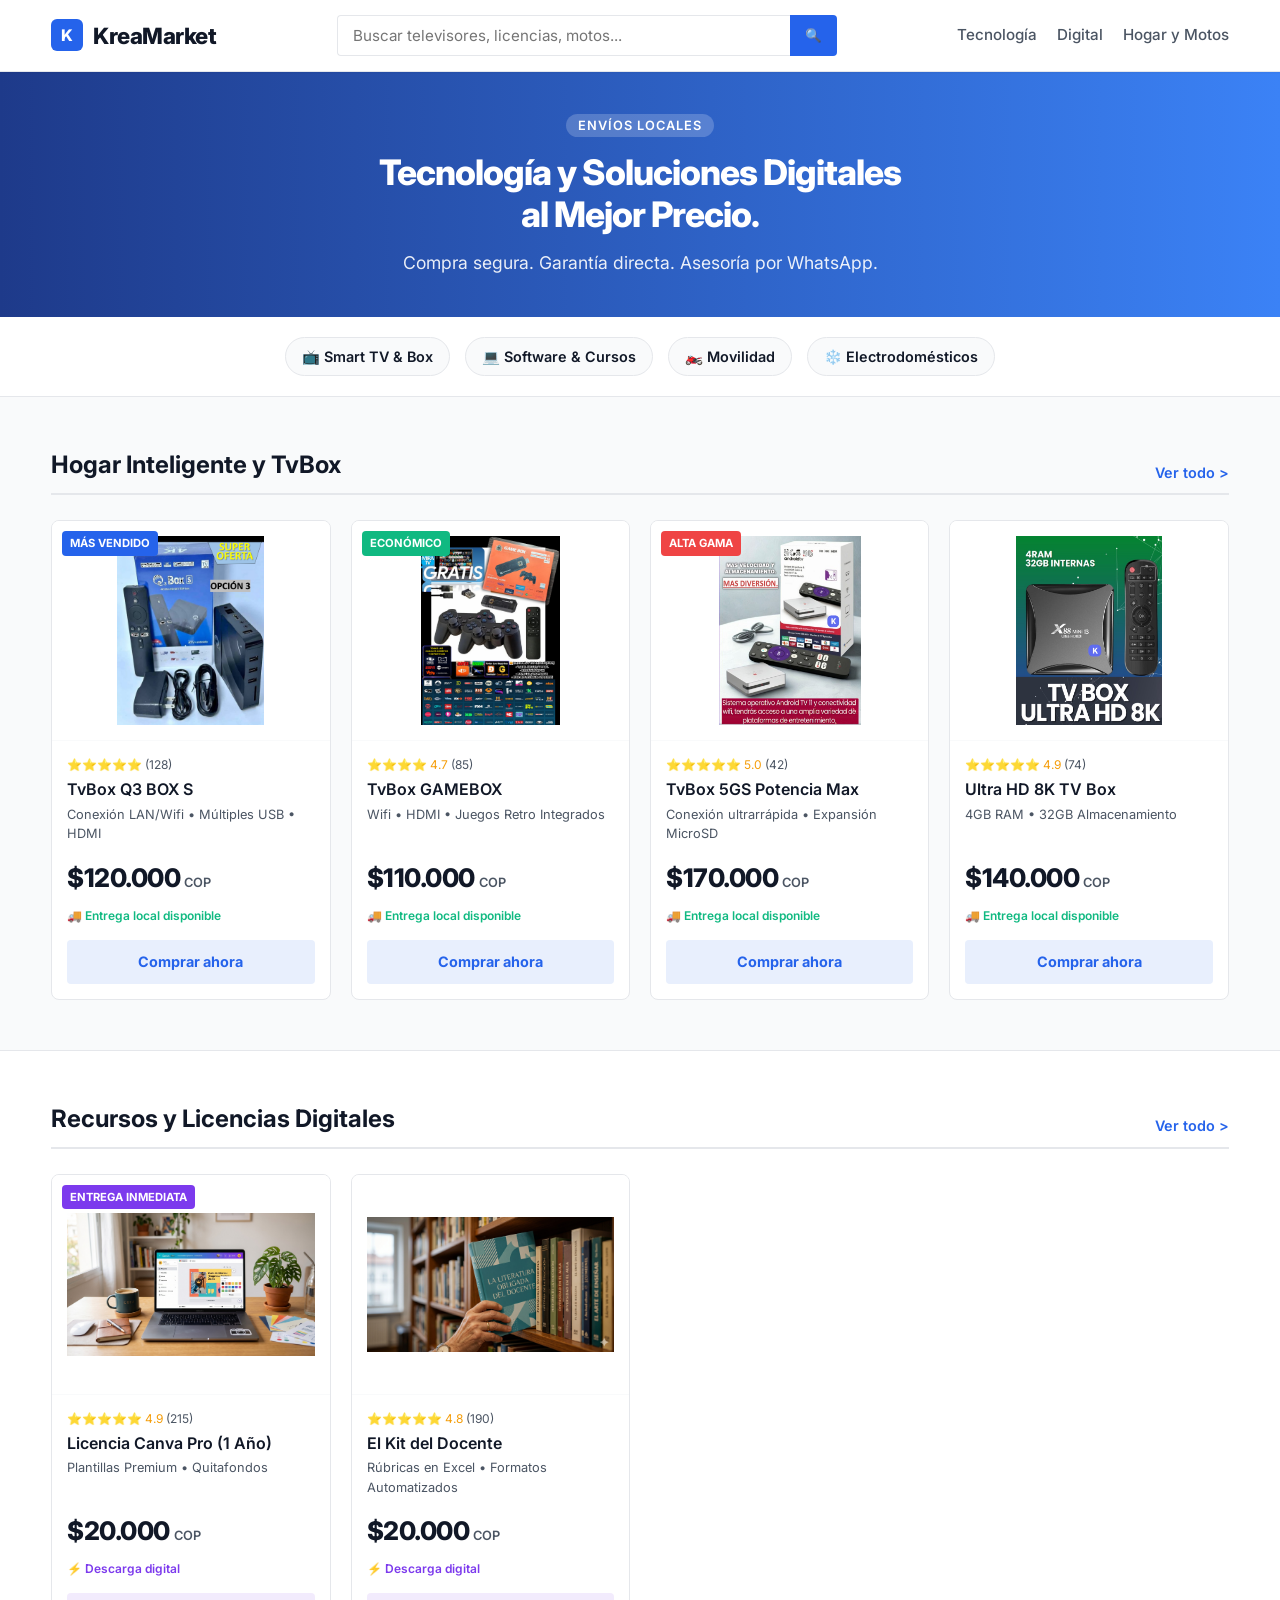
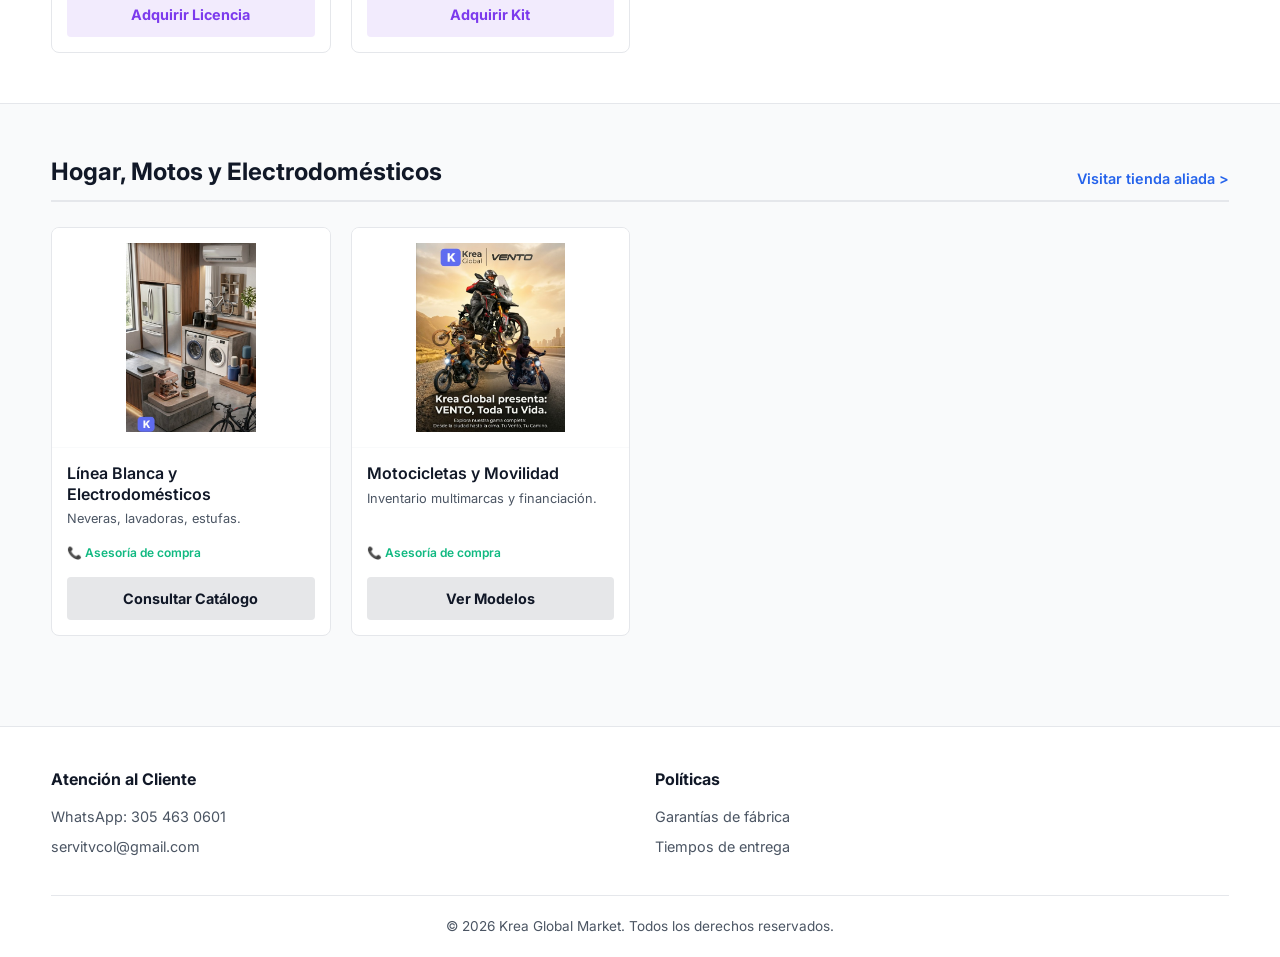
<file: index.html>
<!DOCTYPE html>
<html lang="es">
<head>
    <meta charset="UTF-8">
    <meta name="viewport" content="width=device-width, initial-scale=1.0">
    <title>Krea Global Market | Tienda Oficial</title>
    <link href="https://fonts.googleapis.com/css2?family=Inter:wght@400;500;600;700;800&display=swap" rel="stylesheet">
    <link rel="stylesheet" href="styles.css">
</head>
<body>

    <header class="navbar">
        <div class="nav-container">
            <div class="logo-container">
                <span class="logo-icon">K</span>
                <span class="logo-text">KreaMarket</span>
            </div>
            
            <div class="search-bar">
                <input type="text" placeholder="Buscar televisores, licencias, motos...">
                <button class="btn-search">🔍</button>
            </div>

            <nav class="nav-links">
                <a href="#tecnologia">Tecnología</a>
                <a href="#digital">Digital</a>
                <a href="#alianzas">Hogar y Motos</a>
            </nav>
        </div>
    </header>

    <section class="promo-banner">
        <div class="banner-content">
            <span class="tag">ENVÍOS LOCALES</span>
            <h1>Tecnología y Soluciones Digitales <br>al Mejor Precio.</h1>
            <p>Compra segura. Garantía directa. Asesoría por WhatsApp.</p>
        </div>
    </section>

    <section class="quick-categories">
        <a href="#tecnologia" class="cat-pill">📺 Smart TV & Box</a>
        <a href="#digital" class="cat-pill">💻 Software & Cursos</a>
        <a href="#alianzas" class="cat-pill">🏍️ Movilidad</a>
        <a href="#alianzas" class="cat-pill">❄️ Electrodomésticos</a>
    </section>

    <section id="tecnologia" class="market-section">
        <div class="section-title">
            <h2>Hogar Inteligente y TvBox</h2>
            <a href="#" class="view-all">Ver todo ></a>
        </div>

        <div class="product-grid">
            
            <div class="card">
                <div class="card-badge">MÁS VENDIDO</div>
                <div class="img-container">
                    <img src="img/tech/q3box.jpg" alt="Q3 BOX S" onerror="this.src='https://via.placeholder.com/300/F3F4F6/2563EB?text=Q3+BOX'">
                </div>
                <div class="card-body">
                    <div class="stars">⭐⭐⭐⭐⭐ <span>(128)</span></div>
                    <h3>TvBox Q3 BOX S</h3>
                    <p class="specs">Conexión LAN/Wifi • Múltiples USB • HDMI</p>
                    <div class="price-row">
                        <span class="price">$120.000</span>
                        <span class="currency">COP</span>
                    </div>
                    <p class="shipping">🚚 Entrega local disponible</p>
                    <a href="https://wa.me/573054630601?text=Me%20interesa%20el%20Q3%20BOX%20S" target="_blank" class="btn-cart">Comprar ahora</a>
                </div>
            </div>

            <div class="card">
                <div class="card-badge bg-green">ECONÓMICO</div>
                <div class="img-container">
                    <img src="img/tech/gamebox.jpg" alt="GAMEBOX" onerror="this.src='https://via.placeholder.com/300/F3F4F6/2563EB?text=GAMEBOX'">
                </div>
                <div class="card-body">
                    <div class="stars">⭐⭐⭐⭐ 4.7 <span>(85)</span></div>
                    <h3>TvBox GAMEBOX</h3>
                    <p class="specs">Wifi • HDMI • Juegos Retro Integrados</p>
                    <div class="price-row">
                        <span class="price">$110.000</span>
                        <span class="currency">COP</span>
                    </div>
                    <p class="shipping">🚚 Entrega local disponible</p>
                    <a href="https://wa.me/573054630601?text=Me%20interesa%20el%20GAMEBOX" target="_blank" class="btn-cart">Comprar ahora</a>
                </div>
            </div>

            <div class="card">
                <div class="card-badge bg-red">ALTA GAMA</div>
                <div class="img-container">
                    <img src="img/catalogo/5GS.jpg" alt="5GS" onerror="this.src='https://via.placeholder.com/300/F3F4F6/2563EB?text=5GS'">
                </div>
                <div class="card-body">
                    <div class="stars">⭐⭐⭐⭐⭐ 5.0 <span>(42)</span></div>
                    <h3>TvBox 5GS Potencia Max</h3>
                    <p class="specs">Conexión ultrarrápida • Expansión MicroSD</p>
                    <div class="price-row">
                        <span class="price">$170.000</span>
                        <span class="currency">COP</span>
                    </div>
                    <p class="shipping">🚚 Entrega local disponible</p>
                    <a href="https://wa.me/573054630601?text=Me%20interesa%20el%205GS" target="_blank" class="btn-cart">Comprar ahora</a>
                </div>
            </div>

            <div class="card">
                <div class="img-container">
                    <img src="img/catalogo/ultra hd 8k.jpg" alt="Ultra HD 8K" onerror="this.src='https://via.placeholder.com/300/F3F4F6/2563EB?text=Ultra+HD+8K'">
                </div>
                <div class="card-body">
                    <div class="stars">⭐⭐⭐⭐⭐ 4.9 <span>(74)</span></div>
                    <h3>Ultra HD 8K TV Box</h3>
                    <p class="specs">4GB RAM • 32GB Almacenamiento</p>
                    <div class="price-row">
                        <span class="price">$140.000</span>
                        <span class="currency">COP</span>
                    </div>
                    <p class="shipping">🚚 Entrega local disponible</p>
                    <a href="https://wa.me/573054630601?text=Me%20interesa%20el%20Ultra%20HD%208K" target="_blank" class="btn-cart">Comprar ahora</a>
                </div>
            </div>

        </div>
    </section>

    <section id="digital" class="market-section bg-light">
        <div class="section-title">
            <h2>Recursos y Licencias Digitales</h2>
            <a href="#" class="view-all">Ver todo ></a>
        </div>

        <div class="product-grid">
            
            <div class="card">
                <div class="card-badge bg-purple">ENTREGA INMEDIATA</div>
                <div class="img-container">
                    <img src="img/digital/canva-pro.jpg" alt="Canva Pro" style="object-fit: cover;" onerror="this.src='https://via.placeholder.com/300/F3F4F6/8B5CF6?text=Canva+Pro'">
                </div>
                <div class="card-body">
                    <div class="stars">⭐⭐⭐⭐⭐ 4.9 <span>(215)</span></div>
                    <h3>Licencia Canva Pro (1 Año)</h3>
                    <p class="specs">Plantillas Premium • Quitafondos</p>
                    <div class="price-row">
                        <span class="price">$20.000</span>
                        <span class="currency">COP</span>
                    </div>
                    <p class="shipping text-purple">⚡ Descarga digital</p>
                    <a href="https://wa.me/573054630601?text=Me%20interesa%20Canva%20Pro" target="_blank" class="btn-cart bg-purple-btn">Adquirir Licencia</a>
                </div>
            </div>

            <div class="card">
                <div class="img-container">
                    <img src="img/digital/literatura-docente.jpg" alt="Kit Docente" style="object-fit: cover;" onerror="this.src='https://via.placeholder.com/300/F3F4F6/8B5CF6?text=Kit+Docente'">
                </div>
                <div class="card-body">
                    <div class="stars">⭐⭐⭐⭐⭐ 4.8 <span>(190)</span></div>
                    <h3>El Kit del Docente</h3>
                    <p class="specs">Rúbricas en Excel • Formatos Automatizados</p>
                    <div class="price-row">
                        <span class="price">$20.000</span>
                        <span class="currency">COP</span>
                    </div>
                    <p class="shipping text-purple">⚡ Descarga digital</p>
                    <a href="https://wa.me/573054630601?text=Me%20interesa%20el%20Kit%20Docente" target="_blank" class="btn-cart bg-purple-btn">Adquirir Kit</a>
                </div>
            </div>

        </div>
    </section>

    <section id="alianzas" class="market-section">
        <div class="section-title">
            <h2>Hogar, Motos y Electrodomésticos</h2>
            <a href="https://televisoresymas.com" target="_blank" class="view-all">Visitar tienda aliada ></a>
        </div>

        <div class="product-grid">
            
            <div class="card">
                <div class="img-container">
                    <img src="img/alianzas/electro.jpg" alt="Electrodomésticos" style="object-fit: cover;" onerror="this.src='https://via.placeholder.com/300/F3F4F6/F59E0B?text=Línea+Blanca'">
                </div>
                <div class="card-body">
                    <h3>Línea Blanca y Electrodomésticos</h3>
                    <p class="specs">Neveras, lavadoras, estufas.</p>
                    <p class="shipping">📞 Asesoría de compra</p>
                    <a href="https://wa.me/573054630601?text=Busco%20electrodomésticos" target="_blank" class="btn-cart bg-dark">Consultar Catálogo</a>
                </div>
            </div>

            <div class="card">
                <div class="img-container">
                    <img src="img/alianzas/motos.jpg" alt="Motos" style="object-fit: cover;" onerror="this.src='https://via.placeholder.com/300/F3F4F6/F59E0B?text=Motos'">
                </div>
                <div class="card-body">
                    <h3>Motocicletas y Movilidad</h3>
                    <p class="specs">Inventario multimarcas y financiación.</p>
                    <p class="shipping">📞 Asesoría de compra</p>
                    <a href="https://wa.me/573054630601?text=Busco%20información%20de%20motos" target="_blank" class="btn-cart bg-dark">Ver Modelos</a>
                </div>
            </div>

        </div>
    </section>

    <footer class="market-footer">
        <div class="footer-grid">
            <div>
                <h4>Atención al Cliente</h4>
                <p>WhatsApp: 305 463 0601</p>
                <p>servitvcol@gmail.com</p>
            </div>
            <div>
                <h4>Políticas</h4>
                <p>Garantías de fábrica</p>
                <p>Tiempos de entrega</p>
            </div>
        </div>
        <div class="footer-bottom">
            <p>&copy; 2026 Krea Global Market. Todos los derechos reservados.</p>
        </div>
    </footer>

</body>
</html>
</file>
<file: styles.css>
/* PALETA CLEAN / MARKET (Blanca, limpia, directa) */
:root {
    --bg-main: #F9FAFB;       /* Gris súper claro de fondo */
    --bg-card: #FFFFFF;       /* Blanco puro para productos */
    --bg-alt: #F3F4F6;
    
    --text-primary: #111827;  /* Gris casi negro para títulos */
    --text-secondary: #4B5563; /* Gris medio para descripciones */
    
    --color-primary: #2563EB; /* Azul de confianza/comercio */
    --color-primary-hover: #1D4ED8;
    
    --color-digital: #7C3AED; /* Morado para licencias */
    --color-warning: #F59E0B; /* Naranja/Ámbar para estrellas y avisos */
    --color-success: #10B981; /* Verde */
    --color-danger: #EF4444;  /* Rojo */
    
    --border-color: #E5E7EB;  /* Bordes finos */
    --shadow-sm: 0 1px 2px 0 rgba(0, 0, 0, 0.05);
    --shadow-md: 0 4px 6px -1px rgba(0, 0, 0, 0.1), 0 2px 4px -1px rgba(0, 0, 0, 0.06);
    --shadow-hover: 0 10px 15px -3px rgba(0, 0, 0, 0.1), 0 4px 6px -2px rgba(0, 0, 0, 0.05);
    --transition: all 0.2s ease-in-out;
}

/* RESET GENERAL */
*, *::before, *::after {
    box-sizing: border-box;
    margin: 0;
    padding: 0;
}

html {
    scroll-behavior: smooth;
    font-size: 16px;
}

body {
    background-color: var(--bg-main);
    color: var(--text-primary);
    font-family: 'Inter', sans-serif; /* Única tipografía */
    line-height: 1.5;
}

/* NAVBAR TIPO MARKET */
.navbar {
    background-color: #FFFFFF;
    border-bottom: 1px solid var(--border-color);
    position: sticky;
    top: 0;
    z-index: 1000;
    box-shadow: var(--shadow-sm);
}

.nav-container {
    display: flex;
    justify-content: space-between;
    align-items: center;
    padding: 15px 4%;
    max-width: 1400px;
    margin: 0 auto;
    flex-wrap: wrap;
    gap: 15px;
}

.logo-container {
    display: flex;
    align-items: center;
    gap: 10px;
}

.logo-icon {
    background: var(--color-primary);
    color: white;
    font-weight: 800;
    width: 32px;
    height: 32px;
    display: flex;
    align-items: center;
    justify-content: center;
    border-radius: 6px;
}

.logo-text {
    font-weight: 800;
    font-size: 1.4rem;
    color: var(--text-primary);
    letter-spacing: -0.5px;
}

/* BARRA DE BÚSQUEDA FINGIDA */
.search-bar {
    display: flex;
    flex: 1;
    max-width: 500px;
    min-width: 250px;
}

.search-bar input {
    width: 100%;
    padding: 10px 15px;
    border: 1px solid var(--border-color);
    border-right: none;
    border-radius: 4px 0 0 4px;
    font-family: 'Inter', sans-serif;
    font-size: 0.95rem;
    outline: none;
}

.search-bar input:focus {
    border-color: var(--color-primary);
}

.btn-search {
    background: var(--color-primary);
    border: none;
    padding: 0 15px;
    border-radius: 0 4px 4px 0;
    cursor: pointer;
}

.nav-links {
    display: flex;
    gap: 20px;
}

.nav-links a {
    color: var(--text-secondary);
    text-decoration: none;
    font-size: 0.95rem;
    font-weight: 500;
}

.nav-links a:hover {
    color: var(--color-primary);
}

/* BANNER PROMOCIONAL */
.promo-banner {
    background: linear-gradient(90deg, #1E3A8A 0%, #3B82F6 100%);
    color: white;
    padding: 40px 4%;
    text-align: center;
}

.banner-content {
    max-width: 800px;
    margin: 0 auto;
}

.banner-content .tag {
    background: rgba(255,255,255,0.2);
    padding: 4px 12px;
    border-radius: 20px;
    font-size: 0.8rem;
    font-weight: 600;
    letter-spacing: 1px;
}

.banner-content h1 {
    font-size: 2.2rem;
    font-weight: 800;
    margin: 15px 0;
    line-height: 1.2;
    letter-spacing: -1px;
}

.banner-content p {
    font-size: 1.1rem;
    opacity: 0.9;
}

/* CATEGORÍAS RÁPIDAS (Píldoras) */
.quick-categories {
    display: flex;
    justify-content: center;
    gap: 15px;
    padding: 20px 4%;
    background: #FFFFFF;
    border-bottom: 1px solid var(--border-color);
    flex-wrap: wrap;
}

.cat-pill {
    background: var(--bg-main);
    border: 1px solid var(--border-color);
    padding: 8px 16px;
    border-radius: 30px;
    color: var(--text-primary);
    text-decoration: none;
    font-size: 0.9rem;
    font-weight: 600;
    transition: var(--transition);
}

.cat-pill:hover {
    background: var(--color-primary);
    color: white;
    border-color: var(--color-primary);
}

/* SECCIONES DEL MARKET */
.market-section {
    max-width: 1400px;
    margin: 0 auto;
    padding: 50px 4%;
}

.bg-light {
    background-color: #FFFFFF;
    border-top: 1px solid var(--border-color);
    border-bottom: 1px solid var(--border-color);
}

.section-title {
    display: flex;
    justify-content: space-between;
    align-items: flex-end;
    margin-bottom: 25px;
    border-bottom: 2px solid var(--border-color);
    padding-bottom: 10px;
}

.section-title h2 {
    font-size: 1.5rem;
    font-weight: 700;
    color: var(--text-primary);
}

.view-all {
    color: var(--color-primary);
    text-decoration: none;
    font-weight: 600;
    font-size: 0.9rem;
}

.view-all:hover {
    text-decoration: underline;
}

/* GRID DE PRODUCTOS */
.product-grid {
    display: grid;
    grid-template-columns: repeat(auto-fill, minmax(250px, 1fr));
    gap: 20px;
}

/* TARJETA TIPO E-COMMERCE */
.card {
    background: var(--bg-card);
    border: 1px solid var(--border-color);
    border-radius: 8px;
    position: relative;
    display: flex;
    flex-direction: column;
    transition: var(--transition);
    overflow: hidden;
}

.card:hover {
    box-shadow: var(--shadow-hover);
    transform: translateY(-2px);
}

.card-badge {
    position: absolute;
    top: 10px;
    left: 10px;
    background: var(--color-primary);
    color: white;
    font-size: 0.7rem;
    font-weight: 700;
    padding: 4px 8px;
    border-radius: 4px;
    z-index: 2;
}

.bg-green { background: var(--color-success); }
.bg-red { background: var(--color-danger); }
.bg-purple { background: var(--color-digital); }

.img-container {
    width: 100%;
    height: 220px;
    padding: 15px;
    background: #FFFFFF;
    display: flex;
    align-items: center;
    justify-content: center;
    border-bottom: 1px solid var(--bg-main);
}

.img-container img {
    max-width: 100%;
    max-height: 100%;
    object-fit: contain;
    transition: transform 0.3s;
}

.card:hover .img-container img {
    transform: scale(1.03);
}

.card-body {
    padding: 15px;
    display: flex;
    flex-direction: column;
    flex-grow: 1;
}

.stars {
    font-size: 0.75rem;
    color: var(--color-warning);
    margin-bottom: 5px;
}

.stars span {
    color: var(--text-secondary);
}

.card-body h3 {
    font-size: 1rem;
    font-weight: 600;
    line-height: 1.3;
    margin-bottom: 5px;
    color: var(--text-primary);
}

.specs {
    font-size: 0.8rem;
    color: var(--text-secondary);
    margin-bottom: 15px;
    flex-grow: 1;
}

.price-row {
    margin-bottom: 10px;
}

.price {
    font-size: 1.6rem;
    font-weight: 800;
    color: var(--text-primary);
    letter-spacing: -0.5px;
}

.currency {
    font-size: 0.8rem;
    color: var(--text-secondary);
    font-weight: 600;
}

.shipping {
    font-size: 0.75rem;
    color: var(--color-success);
    font-weight: 600;
    margin-bottom: 15px;
}

.text-purple { color: var(--color-digital); }

/* BOTONES DE COMPRA */
.btn-cart {
    display: block;
    width: 100%;
    text-align: center;
    background: rgba(37, 99, 235, 0.1);
    color: var(--color-primary);
    border: 1px solid transparent;
    padding: 10px;
    border-radius: 4px;
    font-weight: 700;
    font-size: 0.9rem;
    text-decoration: none;
    transition: var(--transition);
}

.btn-cart:hover {
    background: var(--color-primary);
    color: white;
}

.bg-purple-btn {
    background: rgba(124, 58, 237, 0.1);
    color: var(--color-digital);
}
.bg-purple-btn:hover {
    background: var(--color-digital);
    color: white;
}

.bg-dark {
    background: rgba(17, 24, 39, 0.1);
    color: var(--text-primary);
}
.bg-dark:hover {
    background: var(--text-primary);
    color: white;
}

/* FOOTER */
.market-footer {
    background: #FFFFFF;
    border-top: 1px solid var(--border-color);
    padding: 40px 4% 20px 4%;
    margin-top: 40px;
}

.footer-grid {
    display: grid;
    grid-template-columns: repeat(auto-fit, minmax(200px, 1fr));
    gap: 30px;
    max-width: 1400px;
    margin: 0 auto;
    margin-bottom: 30px;
}

.footer-grid h4 {
    font-size: 1rem;
    font-weight: 700;
    margin-bottom: 15px;
}

.footer-grid p {
    font-size: 0.9rem;
    color: var(--text-secondary);
    margin-bottom: 8px;
}

.footer-bottom {
    text-align: center;
    padding-top: 20px;
    border-top: 1px solid var(--border-color);
    color: var(--text-secondary);
    font-size: 0.85rem;
}

/* RESPONSIVE */
@media (max-width: 768px) {
    .nav-container { flex-direction: column; }
    .search-bar { width: 100%; order: 3; margin-top: 10px; }
    .nav-links { width: 100%; justify-content: center; }
    .banner-content h1 { font-size: 1.8rem; }
    .product-grid { grid-template-columns: repeat(auto-fill, minmax(160px, 1fr)); }
    .img-container { height: 160px; }
    .price { font-size: 1.3rem; }
}
</file>
